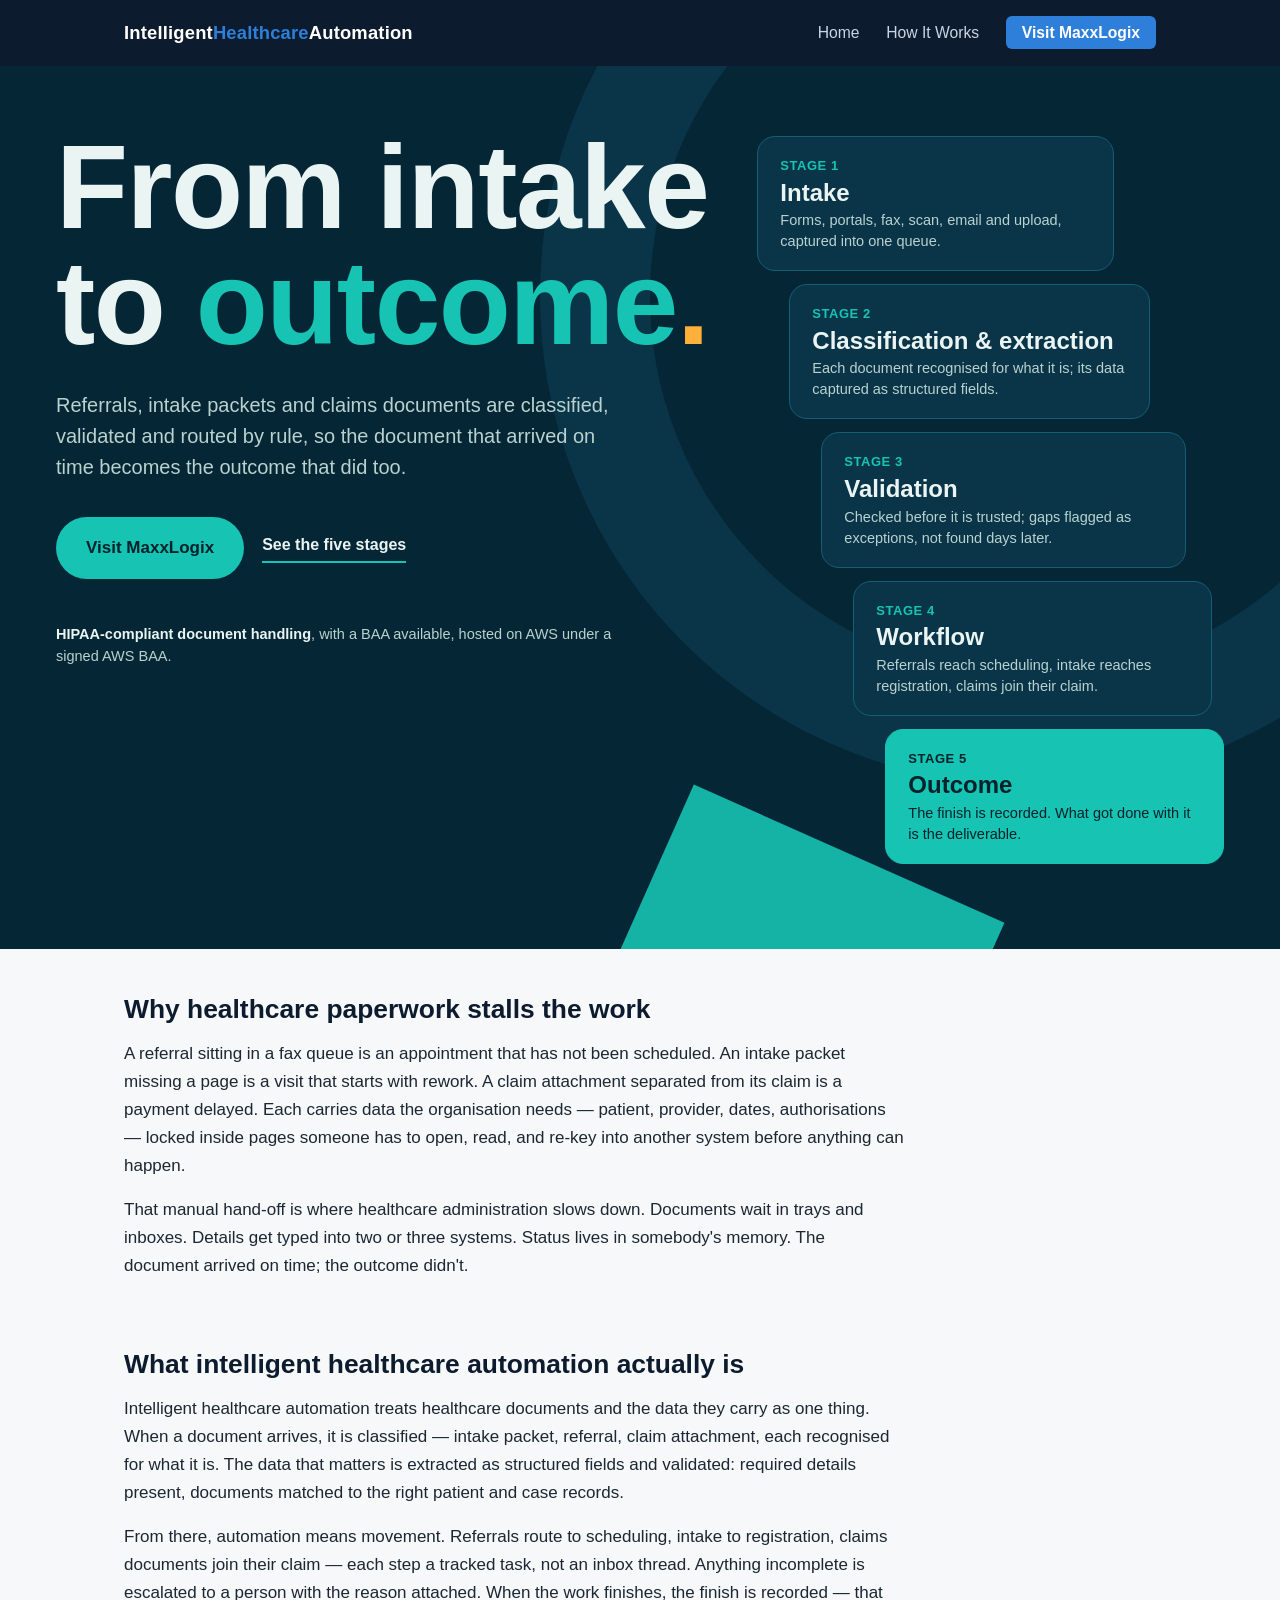
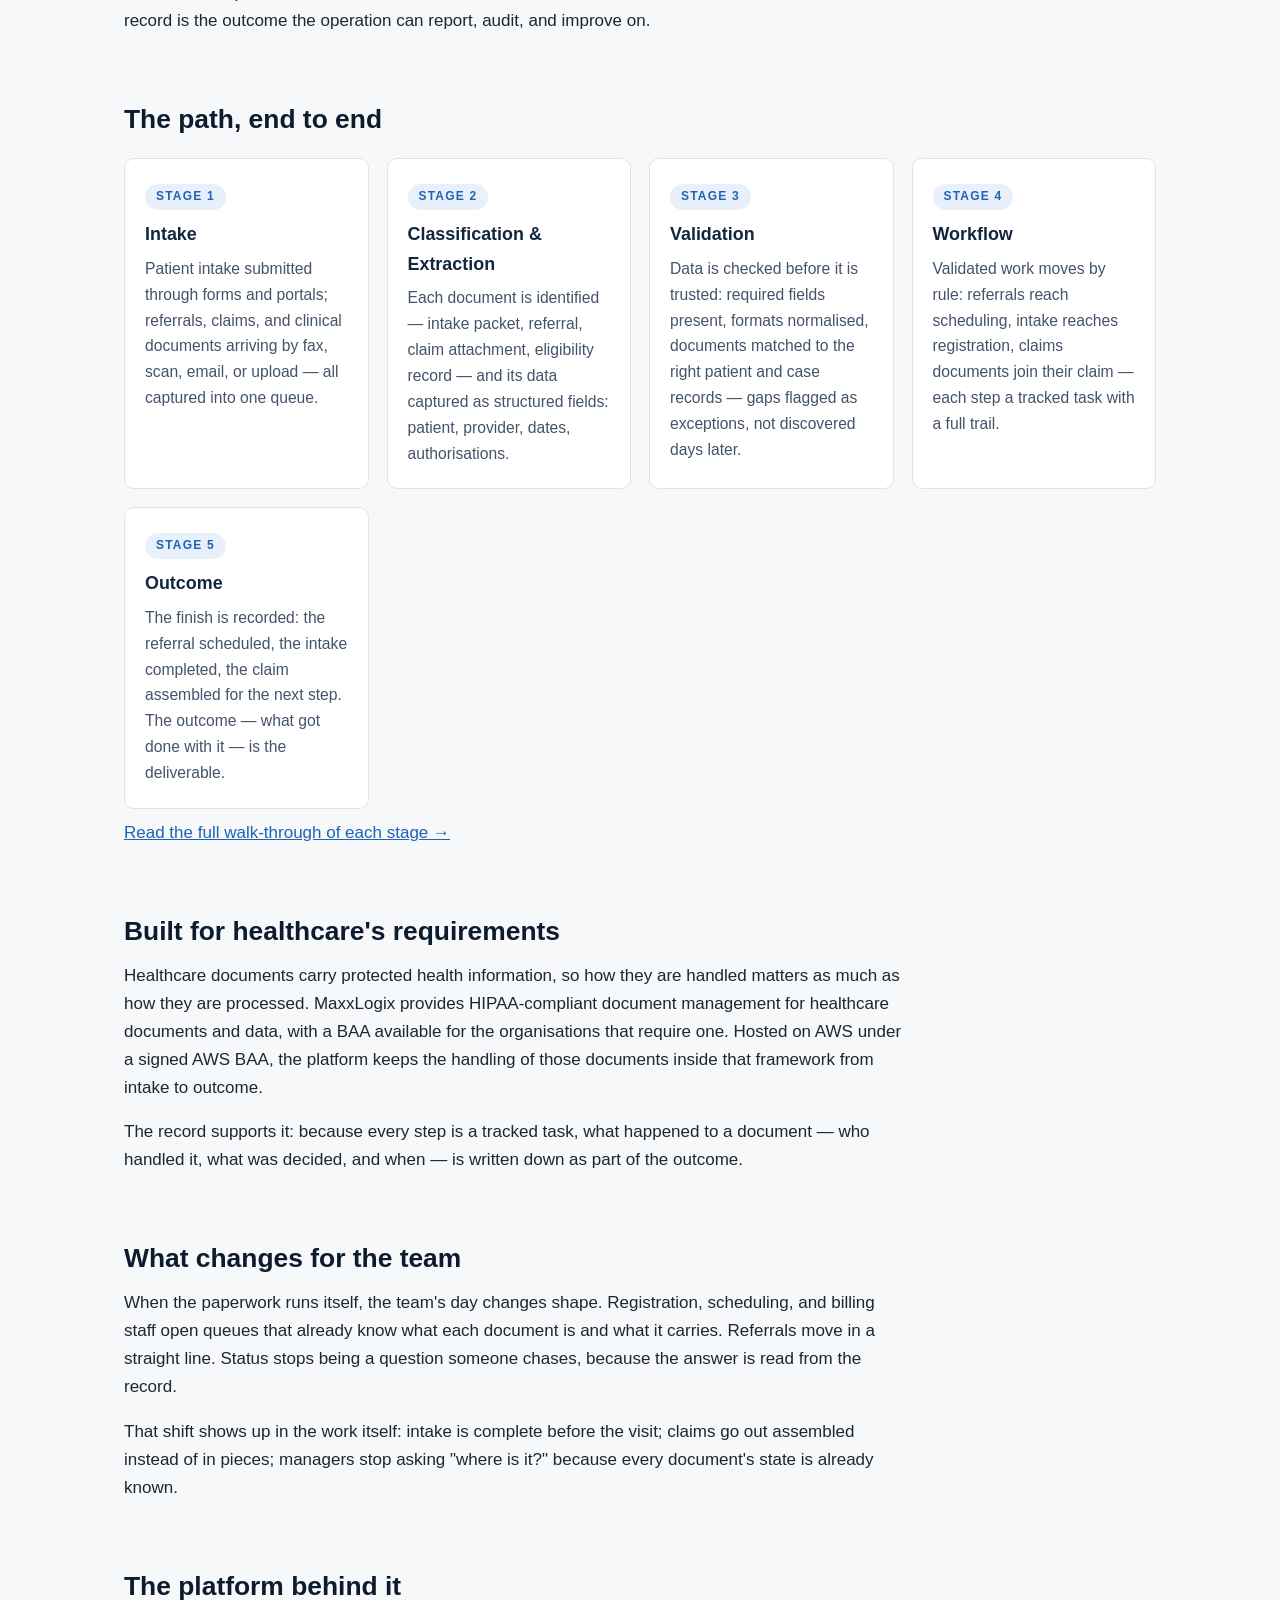
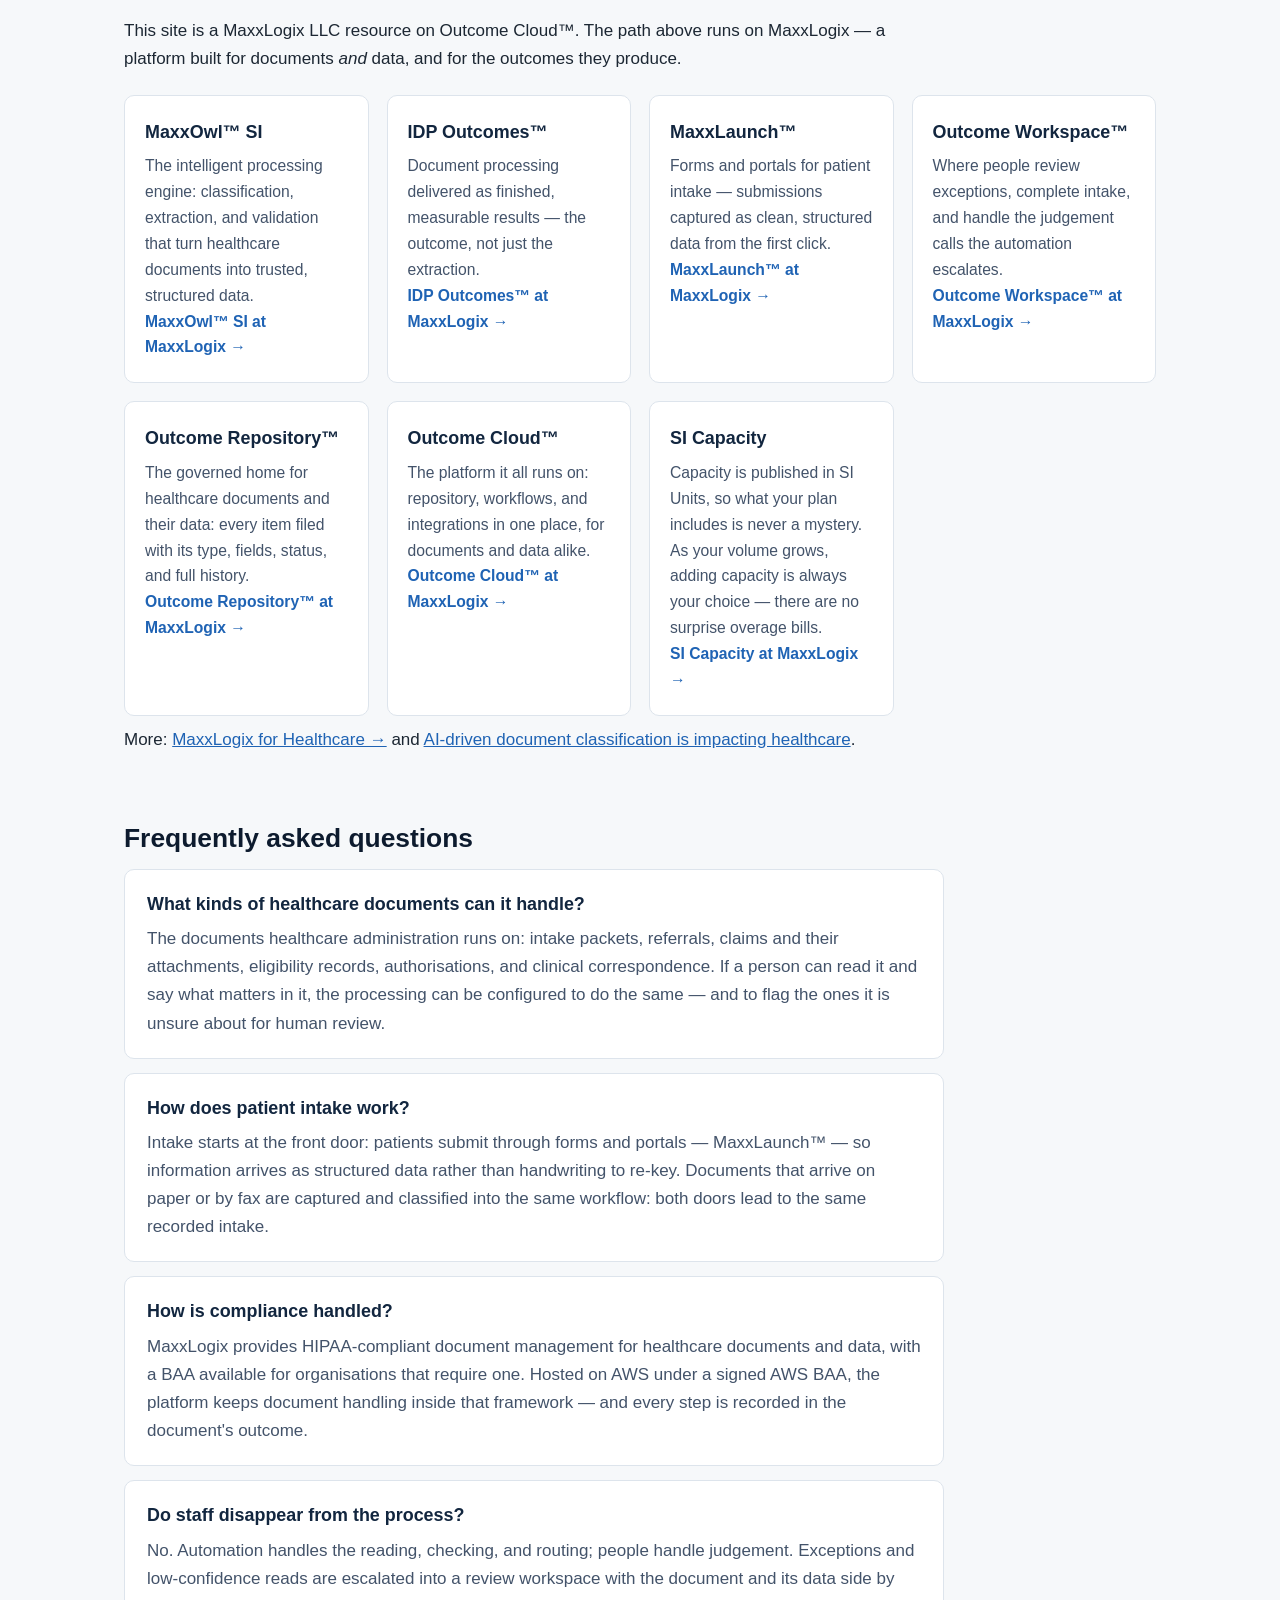
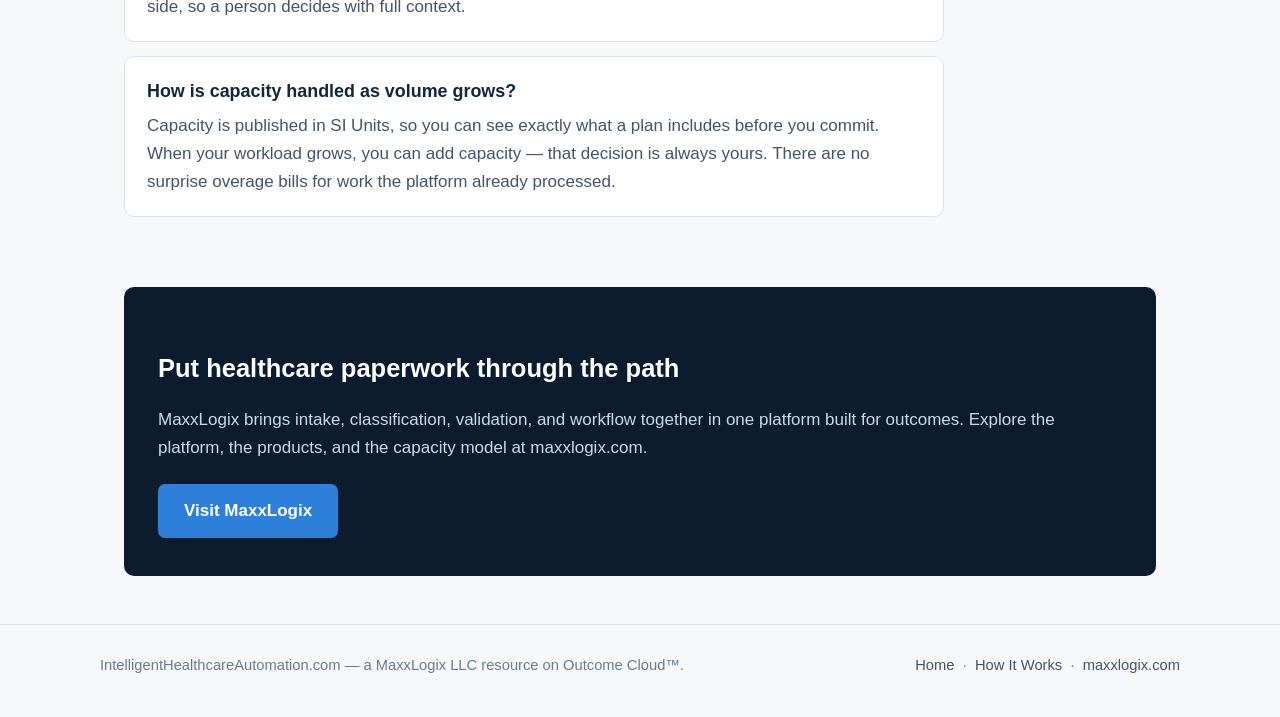
<file: index.html>
<!DOCTYPE html>
<html lang="en">
<head>
<meta charset="UTF-8">
<meta name="viewport" content="width=device-width, initial-scale=1.0">
<title>Intelligent Healthcare Automation: From Intake to Outcome | Intelligent Healthcare Automation</title>
<meta name="description" content="Intelligent healthcare automation reads, validates, and routes patient intake, referrals, claims, and clinical documents to finished outcomes — with HIPAA-compliant document management on MaxxLogix.">
<link rel="canonical" href="https://intelligenthealthcareautomation.com/">
<meta property="og:type" content="website">
<meta property="og:site_name" content="Intelligent Healthcare Automation">
<meta property="og:title" content="Intelligent Healthcare Automation: From Intake to Outcome">
<meta property="og:description" content="Patient intake, referrals, claims, and clinical documents — read, checked, routed, and recorded as outcomes, not paperwork.">
<meta property="og:url" content="https://intelligenthealthcareautomation.com/">
<meta name="twitter:card" content="summary">
<link rel="stylesheet" href="style.css">
</head>
<body>

<header class="site-header">
  <div class="header-inner">
    <a class="wordmark" href="index.html">Intelligent<span>Healthcare</span>Automation</a>
    <nav class="main-nav">
      <a href="index.html">Home</a>
      <a href="how-it-works.html">How It Works</a>
      <a class="nav-cta" href="https://maxxlogix.com">Visit MaxxLogix</a>
    </nav>
  </div>
</header>

<section class="bh">
  <div class="bh-wrap">
    <div class="bh-grid">
      <div>
        <h1 class="bh-h1" style="font-size:118px">From intake<br>to <span class="bh-a">outcome</span><span class="bh-h">.</span></h1>
        <p class="bh-lede">Referrals, intake packets and claims documents are classified, validated and routed by rule, so the document that arrived on time becomes the outcome that did too.</p>
        <div class="bh-actions">
          <a class="bh-btn" href="https://maxxlogix.com">Visit MaxxLogix</a>
          <a class="bh-link2" href="how-it-works.html">See the five stages</a>
        </div>
        <p class="bh-note"><strong>HIPAA-compliant document handling</strong>, with a BAA available, hosted on AWS under a signed AWS BAA.</p>
      </div>
      <div class="bh-path" aria-label="The path from intake to outcome">
        <div class="bh-stage bh-s1"><div class="bh-n">Stage 1</div><div class="bh-t">Intake</div><div class="bh-d">Forms, portals, fax, scan, email and upload, captured into one queue.</div></div>
        <div class="bh-stage bh-s2"><div class="bh-n">Stage 2</div><div class="bh-t">Classification &amp; extraction</div><div class="bh-d">Each document recognised for what it is; its data captured as structured fields.</div></div>
        <div class="bh-stage bh-s3"><div class="bh-n">Stage 3</div><div class="bh-t">Validation</div><div class="bh-d">Checked before it is trusted; gaps flagged as exceptions, not found days later.</div></div>
        <div class="bh-stage bh-s4"><div class="bh-n">Stage 4</div><div class="bh-t">Workflow</div><div class="bh-d">Referrals reach scheduling, intake reaches registration, claims join their claim.</div></div>
        <div class="bh-stage bh-s5"><div class="bh-n">Stage 5</div><div class="bh-t">Outcome</div><div class="bh-d">The finish is recorded. What got done with it is the deliverable.</div></div>
      </div>
    </div>
  </div>
</section>

<main>

  <section>
    <h2>Why healthcare paperwork stalls the work</h2>
    <p>A referral sitting in a fax queue is an appointment that has not been scheduled. An intake packet missing a page is a visit that starts with rework. A claim attachment separated from its claim is a payment delayed. Each carries data the organisation needs — patient, provider, dates, authorisations — locked inside pages someone has to open, read, and re-key into another system before anything can happen.</p>
    <p>That manual hand-off is where healthcare administration slows down. Documents wait in trays and inboxes. Details get typed into two or three systems. Status lives in somebody's memory. The document arrived on time; the outcome didn't.</p>
  </section>

  <section>
    <h2>What intelligent healthcare automation actually is</h2>
    <p>Intelligent healthcare automation treats healthcare documents and the data they carry as one thing. When a document arrives, it is classified — intake packet, referral, claim attachment, each recognised for what it is. The data that matters is extracted as structured fields and validated: required details present, documents matched to the right patient and case records.</p>
    <p>From there, automation means movement. Referrals route to scheduling, intake to registration, claims documents join their claim — each step a tracked task, not an inbox thread. Anything incomplete is escalated to a person with the reason attached. When the work finishes, the finish is recorded — that record is the outcome the operation can report, audit, and improve on.</p>
  </section>

  <section>
    <h2>The path, end to end</h2>
    <div class="grid">
      <div class="card">
        <span class="step">Stage 1</span>
        <h3>Intake</h3>
        <p>Patient intake submitted through forms and portals; referrals, claims, and clinical documents arriving by fax, scan, email, or upload — all captured into one queue.</p>
      </div>
      <div class="card">
        <span class="step">Stage 2</span>
        <h3>Classification &amp; Extraction</h3>
        <p>Each document is identified — intake packet, referral, claim attachment, eligibility record — and its data captured as structured fields: patient, provider, dates, authorisations.</p>
      </div>
      <div class="card">
        <span class="step">Stage 3</span>
        <h3>Validation</h3>
        <p>Data is checked before it is trusted: required fields present, formats normalised, documents matched to the right patient and case records — gaps flagged as exceptions, not discovered days later.</p>
      </div>
      <div class="card">
        <span class="step">Stage 4</span>
        <h3>Workflow</h3>
        <p>Validated work moves by rule: referrals reach scheduling, intake reaches registration, claims documents join their claim — each step a tracked task with a full trail.</p>
      </div>
      <div class="card">
        <span class="step">Stage 5</span>
        <h3>Outcome</h3>
        <p>The finish is recorded: the referral scheduled, the intake completed, the claim assembled for the next step. The outcome — what got done with it — is the deliverable.</p>
      </div>
    </div>
    <p><a href="how-it-works.html">Read the full walk-through of each stage &rarr;</a></p>
  </section>

  <section>
    <h2>Built for healthcare's requirements</h2>
    <p>Healthcare documents carry protected health information, so how they are handled matters as much as how they are processed. MaxxLogix provides HIPAA-compliant document management for healthcare documents and data, with a BAA available for the organisations that require one. Hosted on AWS under a signed AWS BAA, the platform keeps the handling of those documents inside that framework from intake to outcome.</p>
    <p>The record supports it: because every step is a tracked task, what happened to a document — who handled it, what was decided, and when — is written down as part of the outcome.</p>
  </section>

  <section>
    <h2>What changes for the team</h2>
    <p>When the paperwork runs itself, the team's day changes shape. Registration, scheduling, and billing staff open queues that already know what each document is and what it carries. Referrals move in a straight line. Status stops being a question someone chases, because the answer is read from the record.</p>
    <p>That shift shows up in the work itself: intake is complete before the visit; claims go out assembled instead of in pieces; managers stop asking "where is it?" because every document's state is already known.</p>
  </section>

  <section>
    <h2>The platform behind it</h2>
    <p class="narrow">This site is a MaxxLogix LLC resource on Outcome Cloud&trade;. The path above runs on MaxxLogix — a platform built for documents <em>and</em> data, and for the outcomes they produce.</p>
    <div class="grid">
      <div class="card">
        <h3>MaxxOwl&trade; SI</h3>
        <p>The intelligent processing engine: classification, extraction, and validation that turn healthcare documents into trusted, structured data.</p>
        <p><a href="https://maxxlogix.com/maxxowl-si/">MaxxOwl&trade; SI at MaxxLogix &rarr;</a></p>
      </div>
      <div class="card">
        <h3>IDP Outcomes&trade;</h3>
        <p>Document processing delivered as finished, measurable results — the outcome, not just the extraction.</p>
        <p><a href="https://maxxlogix.com/idp-outcomes/">IDP Outcomes&trade; at MaxxLogix &rarr;</a></p>
      </div>
      <div class="card">
        <h3>MaxxLaunch&trade;</h3>
        <p>Forms and portals for patient intake — submissions captured as clean, structured data from the first click.</p>
        <p><a href="https://maxxlogix.com/maxxlaunch/">MaxxLaunch&trade; at MaxxLogix &rarr;</a></p>
      </div>
      <div class="card">
        <h3>Outcome Workspace&trade;</h3>
        <p>Where people review exceptions, complete intake, and handle the judgement calls the automation escalates.</p>
        <p><a href="https://maxxlogix.com/outcome-workspace/">Outcome Workspace&trade; at MaxxLogix &rarr;</a></p>
      </div>
      <div class="card">
        <h3>Outcome Repository&trade;</h3>
        <p>The governed home for healthcare documents and their data: every item filed with its type, fields, status, and full history.</p>
        <p><a href="https://maxxlogix.com/outcome-repository/">Outcome Repository&trade; at MaxxLogix &rarr;</a></p>
      </div>
      <div class="card">
        <h3>Outcome Cloud&trade;</h3>
        <p>The platform it all runs on: repository, workflows, and integrations in one place, for documents and data alike.</p>
        <p><a href="https://maxxlogix.com/outcome-cloud/">Outcome Cloud&trade; at MaxxLogix &rarr;</a></p>
      </div>
      <div class="card">
        <h3>SI Capacity</h3>
        <p>Capacity is published in SI Units, so what your plan includes is never a mystery. As your volume grows, adding capacity is always your choice — there are no surprise overage bills.</p>
        <p><a href="https://maxxlogix.com/si-capacity/">SI Capacity at MaxxLogix &rarr;</a></p>
      </div>
    </div>
    <p>More: <a href="https://maxxlogix.com/verticals/healthcare/">MaxxLogix for Healthcare &rarr;</a> and <a href="https://maxxlogix.com/article/ai-driven-document-classification-impacting-healthcare-in-a-positive-way/">AI-driven document classification is impacting healthcare</a>.</p>
  </section>

  <section>
    <h2>Frequently asked questions</h2>

    <div class="faq-item">
      <h3>What kinds of healthcare documents can it handle?</h3>
      <p>The documents healthcare administration runs on: intake packets, referrals, claims and their attachments, eligibility records, authorisations, and clinical correspondence. If a person can read it and say what matters in it, the processing can be configured to do the same — and to flag the ones it is unsure about for human review.</p>
    </div>

    <div class="faq-item">
      <h3>How does patient intake work?</h3>
      <p>Intake starts at the front door: patients submit through forms and portals — MaxxLaunch&trade; — so information arrives as structured data rather than handwriting to re-key. Documents that arrive on paper or by fax are captured and classified into the same workflow: both doors lead to the same recorded intake.</p>
    </div>

    <div class="faq-item">
      <h3>How is compliance handled?</h3>
      <p>MaxxLogix provides HIPAA-compliant document management for healthcare documents and data, with a BAA available for organisations that require one. Hosted on AWS under a signed AWS BAA, the platform keeps document handling inside that framework — and every step is recorded in the document's outcome.</p>
    </div>

    <div class="faq-item">
      <h3>Do staff disappear from the process?</h3>
      <p>No. Automation handles the reading, checking, and routing; people handle judgement. Exceptions and low-confidence reads are escalated into a review workspace with the document and its data side by side, so a person decides with full context.</p>
    </div>

    <div class="faq-item">
      <h3>How is capacity handled as volume grows?</h3>
      <p>Capacity is published in SI Units, so you can see exactly what a plan includes before you commit. When your workload grows, you can add capacity — that decision is always yours. There are no surprise overage bills for work the platform already processed.</p>
    </div>
  </section>

  <div class="cta-band">
    <h2>Put healthcare paperwork through the path</h2>
    <p>MaxxLogix brings intake, classification, validation, and workflow together in one platform built for outcomes. Explore the platform, the products, and the capacity model at maxxlogix.com.</p>
    <a class="btn" href="https://maxxlogix.com">Visit MaxxLogix</a>
  </div>

</main>

<footer class="site-footer">
  <div class="footer-inner">
    <span>IntelligentHealthcareAutomation.com — a MaxxLogix LLC resource on Outcome Cloud&trade;.</span>
    <span><a href="index.html">Home</a> &nbsp;·&nbsp; <a href="how-it-works.html">How It Works</a> &nbsp;·&nbsp; <a href="https://maxxlogix.com">maxxlogix.com</a></span>
  </div>
</footer>

</body>
</html>
</file>
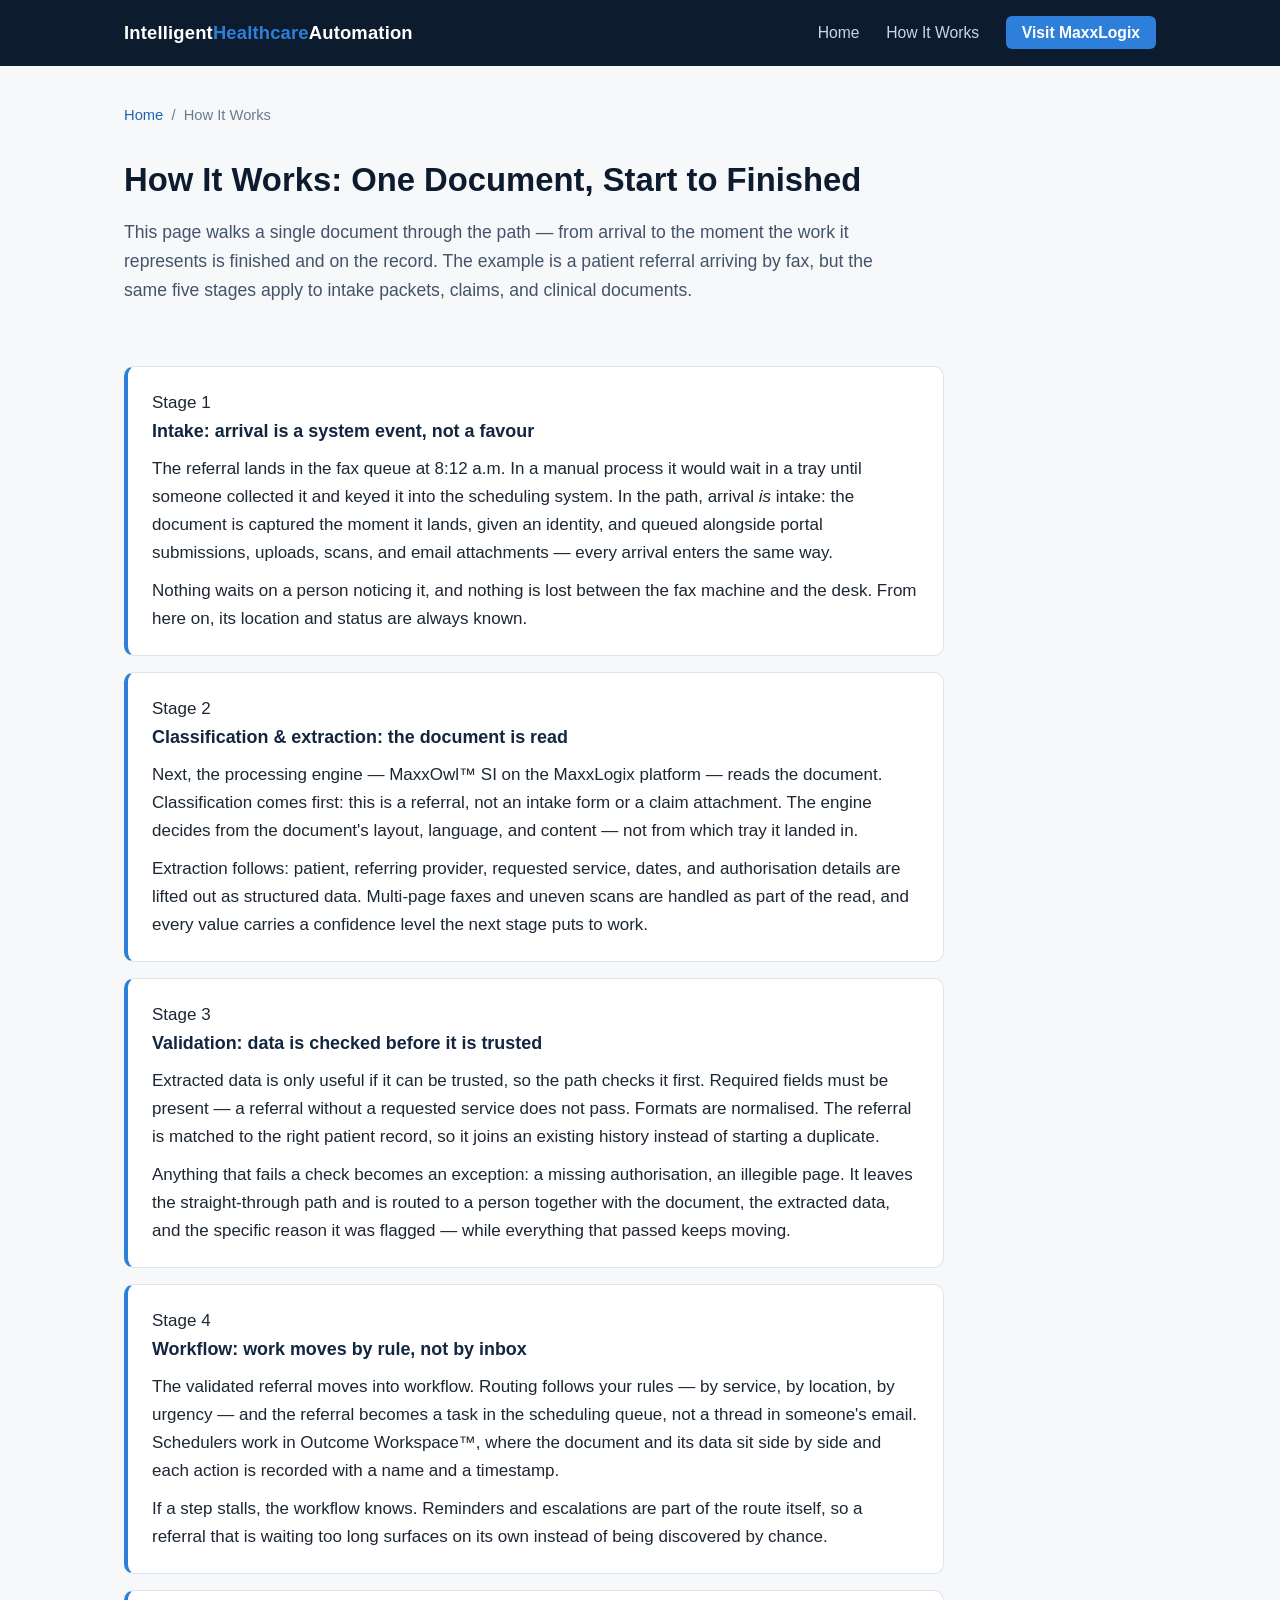
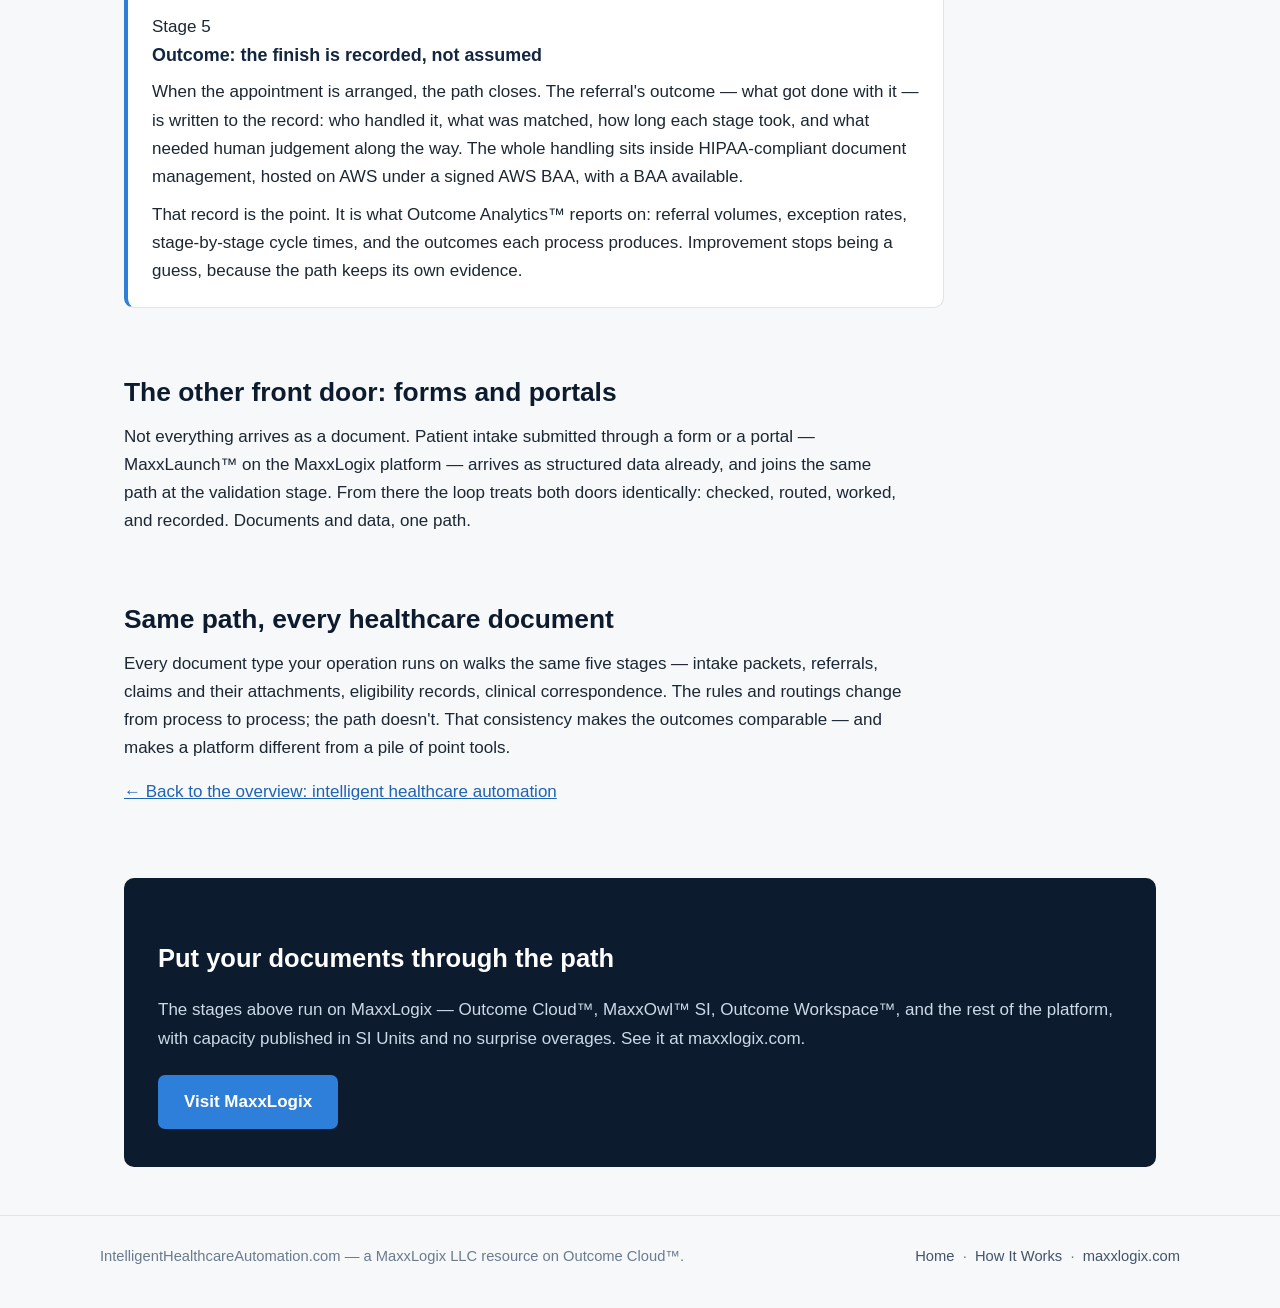
<file: how-it-works.html>
<!DOCTYPE html>
<html lang="en">
<head>
<meta charset="UTF-8">
<meta name="viewport" content="width=device-width, initial-scale=1.0">
<title>How It Works: One Referral, Arrival to Scheduled | Intelligent Healthcare Automation</title>
<meta name="description" content="A stage-by-stage walk-through of intelligent healthcare automation: a referral's intake, classification and extraction, validation, workflow, and the recorded outcome.">
<link rel="canonical" href="https://intelligenthealthcareautomation.com/how-it-works.html">
<meta property="og:type" content="article">
<meta property="og:site_name" content="Intelligent Healthcare Automation">
<meta property="og:title" content="How It Works: One Referral, Arrival to Scheduled">
<meta property="og:description" content="Follow one referral through intake, classification and extraction, validation, workflow, and outcome — the path behind intelligent healthcare automation.">
<meta property="og:url" content="https://intelligenthealthcareautomation.com/how-it-works.html">
<meta name="twitter:card" content="summary">
<link rel="stylesheet" href="style.css">
</head>
<body>

<header class="site-header">
  <div class="header-inner">
    <a class="wordmark" href="index.html">Intelligent<span>Healthcare</span>Automation</a>
    <nav class="main-nav">
      <a href="index.html">Home</a>
      <a href="how-it-works.html">How It Works</a>
      <a class="nav-cta" href="https://maxxlogix.com">Visit MaxxLogix</a>
    </nav>
  </div>
</header>

<main>

  <p class="crumb"><a href="index.html">Home</a> &nbsp;/&nbsp; How It Works</p>

  <div class="page-head">
    <h1>How It Works: One Document, Start to Finished</h1>
    <p class="lede">This page walks a single document through the path — from arrival to the moment the work it represents is finished and on the record. The example is a patient referral arriving by fax, but the same five stages apply to intake packets, claims, and clinical documents.</p>
  </div>

  <section>
    <div class="stage-list">

      <div class="stage-block">
        <span class="step">Stage 1</span>
        <h3>Intake: arrival is a system event, not a favour</h3>
        <p>The referral lands in the fax queue at 8:12 a.m. In a manual process it would wait in a tray until someone collected it and keyed it into the scheduling system. In the path, arrival <em>is</em> intake: the document is captured the moment it lands, given an identity, and queued alongside portal submissions, uploads, scans, and email attachments — every arrival enters the same way.</p>
        <p>Nothing waits on a person noticing it, and nothing is lost between the fax machine and the desk. From here on, its location and status are always known.</p>
      </div>

      <div class="stage-block">
        <span class="step">Stage 2</span>
        <h3>Classification &amp; extraction: the document is read</h3>
        <p>Next, the processing engine — MaxxOwl&trade; SI on the MaxxLogix platform — reads the document. Classification comes first: this is a referral, not an intake form or a claim attachment. The engine decides from the document's layout, language, and content — not from which tray it landed in.</p>
        <p>Extraction follows: patient, referring provider, requested service, dates, and authorisation details are lifted out as structured data. Multi-page faxes and uneven scans are handled as part of the read, and every value carries a confidence level the next stage puts to work.</p>
      </div>

      <div class="stage-block">
        <span class="step">Stage 3</span>
        <h3>Validation: data is checked before it is trusted</h3>
        <p>Extracted data is only useful if it can be trusted, so the path checks it first. Required fields must be present — a referral without a requested service does not pass. Formats are normalised. The referral is matched to the right patient record, so it joins an existing history instead of starting a duplicate.</p>
        <p>Anything that fails a check becomes an exception: a missing authorisation, an illegible page. It leaves the straight-through path and is routed to a person together with the document, the extracted data, and the specific reason it was flagged — while everything that passed keeps moving.</p>
      </div>

      <div class="stage-block">
        <span class="step">Stage 4</span>
        <h3>Workflow: work moves by rule, not by inbox</h3>
        <p>The validated referral moves into workflow. Routing follows your rules — by service, by location, by urgency — and the referral becomes a task in the scheduling queue, not a thread in someone's email. Schedulers work in Outcome Workspace&trade;, where the document and its data sit side by side and each action is recorded with a name and a timestamp.</p>
        <p>If a step stalls, the workflow knows. Reminders and escalations are part of the route itself, so a referral that is waiting too long surfaces on its own instead of being discovered by chance.</p>
      </div>

      <div class="stage-block">
        <span class="step">Stage 5</span>
        <h3>Outcome: the finish is recorded, not assumed</h3>
        <p>When the appointment is arranged, the path closes. The referral's outcome — what got done with it — is written to the record: who handled it, what was matched, how long each stage took, and what needed human judgement along the way. The whole handling sits inside HIPAA-compliant document management, hosted on AWS under a signed AWS BAA, with a BAA available.</p>
        <p>That record is the point. It is what Outcome Analytics&trade; reports on: referral volumes, exception rates, stage-by-stage cycle times, and the outcomes each process produces. Improvement stops being a guess, because the path keeps its own evidence.</p>
      </div>

    </div>
  </section>

  <section>
    <h2>The other front door: forms and portals</h2>
    <p class="narrow">Not everything arrives as a document. Patient intake submitted through a form or a portal — MaxxLaunch&trade; on the MaxxLogix platform — arrives as structured data already, and joins the same path at the validation stage. From there the loop treats both doors identically: checked, routed, worked, and recorded. Documents and data, one path.</p>
  </section>

  <section>
    <h2>Same path, every healthcare document</h2>
    <p class="narrow">Every document type your operation runs on walks the same five stages — intake packets, referrals, claims and their attachments, eligibility records, clinical correspondence. The rules and routings change from process to process; the path doesn't. That consistency makes the outcomes comparable — and makes a platform different from a pile of point tools.</p>
    <p class="narrow"><a href="index.html">&larr; Back to the overview: intelligent healthcare automation</a></p>
  </section>

  <div class="cta-band">
    <h2>Put your documents through the path</h2>
    <p>The stages above run on MaxxLogix — Outcome Cloud&trade;, MaxxOwl&trade; SI, Outcome Workspace&trade;, and the rest of the platform, with capacity published in SI Units and no surprise overages. See it at maxxlogix.com.</p>
    <a class="btn" href="https://maxxlogix.com">Visit MaxxLogix</a>
  </div>

</main>

<footer class="site-footer">
  <div class="footer-inner">
    <span>IntelligentHealthcareAutomation.com — a MaxxLogix LLC resource on Outcome Cloud&trade;.</span>
    <span><a href="index.html">Home</a> &nbsp;·&nbsp; <a href="how-it-works.html">How It Works</a> &nbsp;·&nbsp; <a href="https://maxxlogix.com">maxxlogix.com</a></span>
  </div>
</footer>

</body>
</html>
</file>
<file: style.css>
/* Intelligent Healthcare Automation — microsite styles
   Palette: deep navy / slate with a single steel-blue accent.
   No external assets. System font stack only. */

:root {
  --navy: #0d1b2e;
  --navy-2: #12263f;
  --slate: #43536a;
  --slate-light: #6b7a8f;
  --ink: #1c2733;
  --bg: #f6f8fa;
  --card: #ffffff;
  --line: #dde4ec;
  --accent: #2e7fd9;
  --accent-dark: #1f63b4;
  --radius: 10px;
}

* { box-sizing: border-box; }

html { scroll-behavior: smooth; }

body {
  margin: 0;
  font-family: -apple-system, BlinkMacSystemFont, "Segoe UI", Roboto,
    "Helvetica Neue", Arial, sans-serif;
  color: var(--ink);
  background: var(--bg);
  line-height: 1.65;
  font-size: 17px;
}

a { color: var(--accent-dark); }
a:hover { color: var(--accent); }

/* ---------- Header ---------- */
.site-header {
  background: var(--navy);
  color: #fff;
}
.header-inner {
  max-width: 1080px;
  margin: 0 auto;
  padding: 18px 24px;
  display: flex;
  flex-wrap: wrap;
  align-items: center;
  justify-content: space-between;
  gap: 12px;
}
.wordmark {
  color: #fff;
  text-decoration: none;
  font-weight: 700;
  font-size: 1.15rem;
  letter-spacing: 0.01em;
}
.wordmark span { color: var(--accent); }
.main-nav a {
  color: #c9d6e6;
  text-decoration: none;
  margin-left: 22px;
  font-size: 0.98rem;
}
.main-nav a:hover { color: #fff; }
.main-nav a.nav-cta {
  background: var(--accent);
  color: #fff;
  padding: 8px 16px;
  border-radius: 6px;
  font-weight: 600;
}
.main-nav a.nav-cta:hover { background: var(--accent-dark); }

/* ---------- Hero ---------- */
.hero {
  background: linear-gradient(160deg, var(--navy) 0%, var(--navy-2) 70%, #1a3a5c 100%);
  color: #fff;
  padding: 64px 24px 72px;
}
.hero-inner { max-width: 820px; margin: 0 auto; }
.hero .eyebrow {
  text-transform: uppercase;
  letter-spacing: 0.14em;
  font-size: 0.78rem;
  font-weight: 700;
  color: #8fc1f2;
  margin: 0 0 14px;
}
.hero h1 {
  font-size: 2.45rem;
  line-height: 1.18;
  margin: 0 0 18px;
  font-weight: 750;
}
.hero p.lede {
  font-size: 1.16rem;
  color: #d7e3f0;
  margin: 0 0 28px;
  max-width: 680px;
}
.btn {
  display: inline-block;
  background: var(--accent);
  color: #fff;
  text-decoration: none;
  font-weight: 600;
  padding: 13px 26px;
  border-radius: 7px;
  margin-right: 12px;
}
.btn:hover { background: var(--accent-dark); color: #fff; }
.btn.ghost {
  background: transparent;
  border: 1px solid #7d97b5;
  color: #e6eef7;
}
.btn.ghost:hover { border-color: #fff; color: #fff; }

/* ---------- Layout ---------- */
main { max-width: 1080px; margin: 0 auto; padding: 0 24px; }
section { padding: 44px 0 8px; }
section h2 {
  font-size: 1.65rem;
  line-height: 1.25;
  color: var(--navy);
  margin: 0 0 14px;
}
section h3 { color: var(--navy-2); margin: 0 0 8px; font-size: 1.12rem; }
section p { max-width: 780px; margin: 0 0 16px; }
.narrow { max-width: 780px; }

/* ---------- Stage / card grids ---------- */
.grid {
  display: grid;
  grid-template-columns: repeat(auto-fit, minmax(230px, 1fr));
  gap: 18px;
  margin: 22px 0 10px;
}
.card {
  background: var(--card);
  border: 1px solid var(--line);
  border-radius: var(--radius);
  padding: 22px 20px;
}
.card .step {
  display: inline-block;
  font-size: 0.75rem;
  font-weight: 700;
  letter-spacing: 0.1em;
  text-transform: uppercase;
  color: var(--accent-dark);
  background: #e8f1fb;
  border-radius: 20px;
  padding: 3px 11px;
  margin-bottom: 10px;
}
.card p { margin: 0; font-size: 0.98rem; color: var(--slate); }
.card h3 { margin-bottom: 6px; }
.card a { font-weight: 600; text-decoration: none; }
.card a:hover { text-decoration: underline; }

/* ---------- Deep-dive stage list (how it works) ---------- */
.stage-list { max-width: 820px; }
.stage-block {
  background: var(--card);
  border: 1px solid var(--line);
  border-left: 4px solid var(--accent);
  border-radius: var(--radius);
  padding: 22px 24px;
  margin-bottom: 16px;
}
.stage-block p { margin: 0 0 10px; }
.stage-block p:last-child { margin-bottom: 0; }

/* ---------- FAQ ---------- */
.faq-item {
  background: var(--card);
  border: 1px solid var(--line);
  border-radius: var(--radius);
  padding: 20px 22px;
  margin-bottom: 14px;
  max-width: 820px;
}
.faq-item h3 { margin-bottom: 6px; }
.faq-item p { margin: 0; color: var(--slate); }

/* ---------- CTA band ---------- */
.cta-band {
  background: var(--navy);
  color: #fff;
  border-radius: var(--radius);
  padding: 38px 34px;
  margin: 48px 0;
  text-align: left;
}
.cta-band h2 { color: #fff; margin-bottom: 10px; }
.cta-band p { color: #ccd9e8; margin-bottom: 22px; }

/* ---------- Footer ---------- */
.site-footer {
  border-top: 1px solid var(--line);
  margin-top: 24px;
  padding: 28px 24px 40px;
  color: var(--slate-light);
  font-size: 0.92rem;
}
.footer-inner {
  max-width: 1080px;
  margin: 0 auto;
  display: flex;
  flex-wrap: wrap;
  gap: 10px 28px;
  justify-content: space-between;
}
.site-footer a { color: var(--slate); text-decoration: none; }
.site-footer a:hover { text-decoration: underline; }

/* ---------- Breadcrumb (subpage) ---------- */
.crumb { padding: 22px 0 0; font-size: 0.92rem; color: var(--slate-light); }
.crumb a { text-decoration: none; }
.crumb a:hover { text-decoration: underline; }
.page-head { padding-top: 18px; }
.page-head h1 { font-size: 2.05rem; color: var(--navy); line-height: 1.22; margin: 0 0 12px; }
.page-head p.lede { font-size: 1.1rem; color: var(--slate); max-width: 760px; }

/* ---------- Responsive ---------- */
@media (max-width: 640px) {
  body { font-size: 16px; }
  .hero { padding: 44px 20px 52px; }
  .hero h1 { font-size: 1.85rem; }
  .page-head h1 { font-size: 1.6rem; }
  section h2 { font-size: 1.4rem; }
  .main-nav a { margin-left: 14px; }
  .btn { display: block; text-align: center; margin: 0 0 10px; }
  .cta-band { padding: 28px 22px; }
}

/* ===== Bold hero (bh-) — 2026-11-17 rollout, approved sample system ===== */
.bh{position:relative;background:#052635;color:#eaf5f3;overflow:clip;padding:64px 56px 72px}
.bh::before{content:"";position:absolute;width:760px;height:760px;border-radius:50%;border:110px solid #0a3549;right:-240px;top:-260px}
.bh::after{content:"";position:absolute;width:340px;height:340px;background:#17c3b2;right:330px;bottom:-230px;transform:rotate(24deg);opacity:.9}
.bh-wrap{position:relative;z-index:2;max-width:1360px;margin:0 auto}
.bh-grid{display:grid;grid-template-columns:minmax(0,7fr) minmax(0,5fr);gap:48px;align-items:start}
.bh-h1{font-weight:800;line-height:.98;letter-spacing:-1.5px;margin:0;overflow-wrap:break-word;text-wrap:balance;color:#eaf5f3}
.bh-a{color:#17c3b2}
.bh-h{color:#ffb03a}
.bh-lede{margin-top:28px;font-size:20px;line-height:1.55;color:#b9d2cf;max-width:560px}
.bh-actions{margin-top:34px;display:flex;gap:18px;align-items:center;flex-wrap:wrap}
.bh-btn{display:inline-block;background:#17c3b2;color:#03222b;font-weight:700;font-size:17px;text-decoration:none;padding:17px 30px;border-radius:999px;transition:transform .18s ease}
.bh-btn:hover{transform:translateY(-2px);color:#03222b}
.bh-link2{color:#eaf5f3;font-weight:600;font-size:16px;text-decoration:none;border-bottom:2px solid #17c3b2;padding-bottom:3px}
.bh-link2:hover{color:#17c3b2}
.bh-path{position:relative;padding-top:6px}
.bh-stage{background:#0a3549;border:1px solid #155e75;border-radius:18px;padding:18px 22px;margin-bottom:13px;position:relative}
.bh-n{font-size:13px;color:#17c3b2;font-weight:700;letter-spacing:.04em;text-transform:uppercase}
.bh-t{font-size:24px;font-weight:700;margin-top:2px;line-height:1.15;color:#eaf5f3}
.bh-d{font-size:14.5px;color:#b9d2cf;margin-top:4px;line-height:1.45}
.bh-s1{margin-right:110px}
.bh-s2{margin-left:32px;margin-right:74px}
.bh-s3{margin-left:64px;margin-right:38px}
.bh-s4{margin-left:96px;margin-right:12px}
.bh-s5{margin-left:128px;background:#17c3b2;border-color:#17c3b2}
.bh-s5 .bh-n,.bh-s5 .bh-t,.bh-s5 .bh-d{color:#03222b}
@media (max-width:900px){
  .bh{padding:44px 24px 54px}
  .bh-grid{grid-template-columns:1fr}
  .bh-h1{font-size:52px !important}
  .bh-s1,.bh-s2,.bh-s3,.bh-s4,.bh-s5{margin-left:0;margin-right:0}
}
@media (prefers-reduced-motion: reduce){
  .bh-btn{transition:none}
  .bh-btn:hover{transform:none}
}

/* Stage A supplement: HIPAA note line under the hero actions (approved healthcare sample) */
.bh-note{margin-top:44px;font-size:14.5px;line-height:1.55;color:#b9d2cf;max-width:560px}
.bh-note strong{color:#eaf5f3;font-weight:600}
</file>
